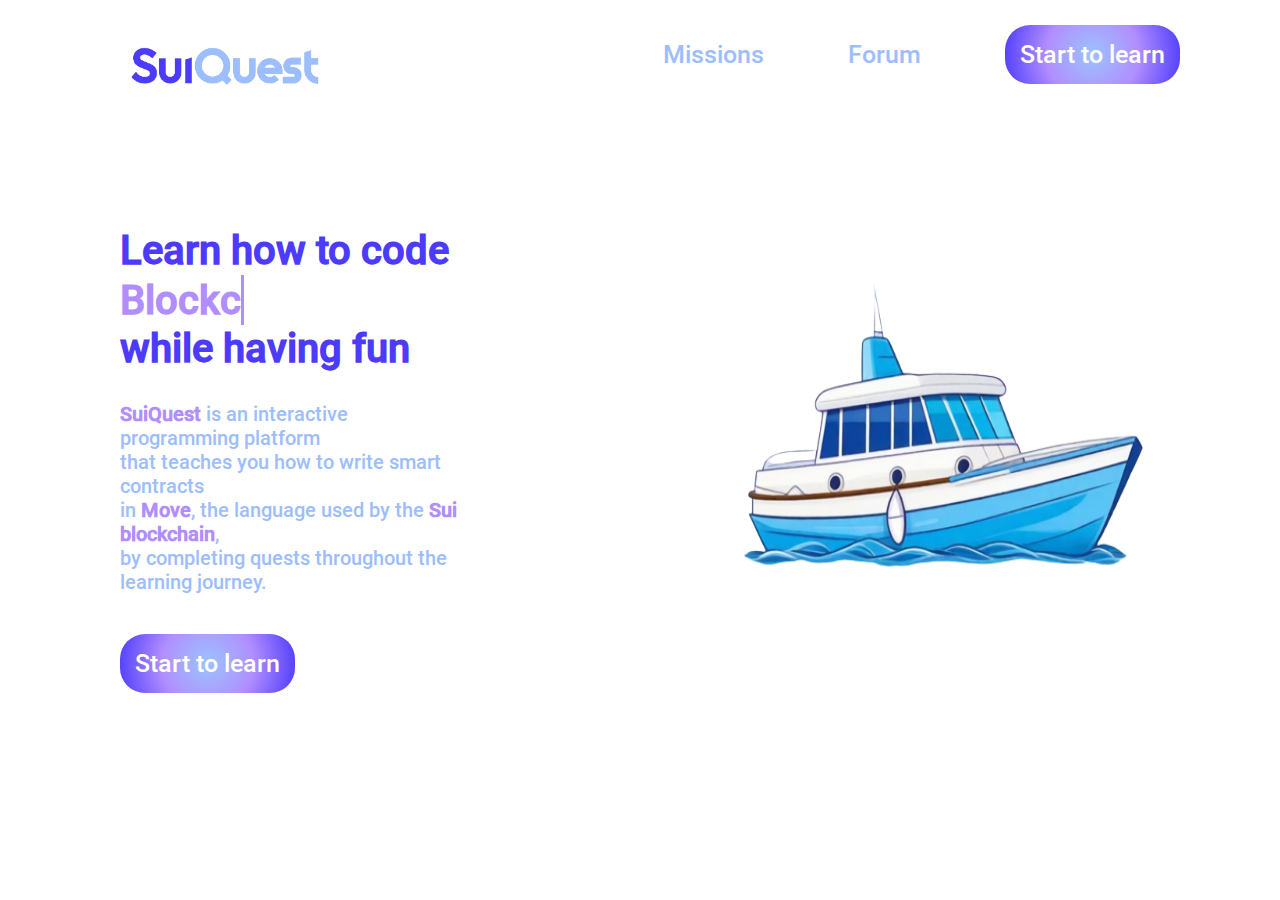
<file: index.html>
<!DOCTYPE html>
<html lang="en">
    <head>
        <meta charset="UTF-8">
        <meta name="viewport" content="width=device-width, initial-scale=1.0">
        <link rel="stylesheet" href="style.css">
        <title>SuiQuest</title>
    </head>

    <body>
        <!---------------------- navbar ---------------------->
        <nav>
            <a href="index.html"><img class="navbar-logo" src="images/SuiQuest_logo.png" alt="SuiQuest logo"></a>
            <div class="navbar-right-side">
                <a class="forum" href="mission.html">Missions</a>
                <a class="forum" href="forum.html">Forum</a>
                <a class="navbar-button" href="quests.html">Start to learn</a>
            </div>
        </nav>
        
        <!--------------------- Description page d'accueil --------------------->
        <article id="description-accueil">
            <div>
                <h1 id="container-title">
                    Learn how to code</br>
                    <strong id="title-moving"></strong><div id="cursor"></div></br>
                    while having fun
                </h1>
                <p>
                    <strong>SuiQuest</strong> is an interactive programming platform</br> 
                    that teaches you how to write smart contracts</br>
                    in <strong>Move</strong>, the language used by the <strong>Sui blockchain</strong>,</br> 
                    by completing quests throughout the learning journey.
                </p>
                <a class="navbar-button" href="quests.html">Start to learn</a>
            </div>

            <img class="bateau" src="images/boat-level-1.png">
        </article>

        <script src="script.js"></script>
    </body>
</html>

<!-- 
    A faire :
    1. Coder lesson 1 apres clic sur start
    2. faire une demo

-->
</file>
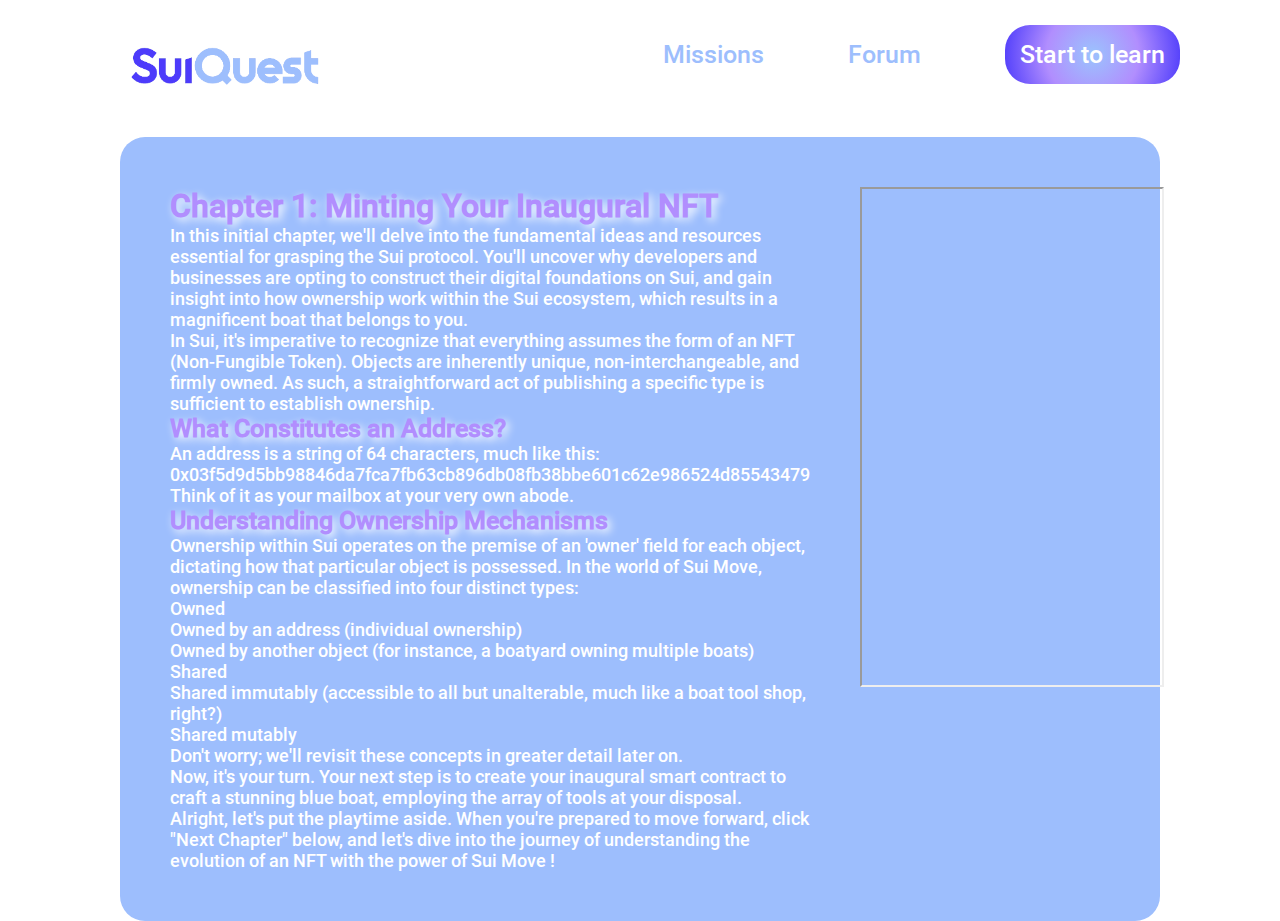
<file: level-one.html>
<!DOCTYPE html>
<html lang="en">
    <head>
        <meta charset="UTF-8">
        <meta name="viewport" content="width=device-width, initial-scale=1.0">
        <link rel="stylesheet" href="style.css">
        <link rel="stylesheet" href="level-one.css">
        <title>level 1</title>
    </head>

    <body>
        <!---------------------- navbar ---------------------->
        <nav>
            <a href="index.html"><img class="navbar-logo" src="images/SuiQuest_logo.png" alt="SuiQuest logo"></a>
            <div class="navbar-right-side">
                <a class="forum" href="mission.html">Missions</a>
                <a class="forum" href="forum.html">Forum</a>
                <a class="navbar-button" href="quests.html">Start to learn</a>
            </div>
        </nav>

        <!---------------------- level 1 ---------------------->
        <div class="explication-exercice">
            <section class="text-ide">
                <article>
                    <h1>Chapter 1: Minting Your Inaugural NFT</h1>
                    <p>In this initial chapter, we'll delve into the fundamental ideas and resources essential for grasping the Sui protocol. You'll uncover why developers and businesses are opting to construct their digital foundations on Sui, and gain insight into how ownership work within the Sui ecosystem, which results in a magnificent boat that belongs to you.</p>
                    <p>In Sui, it's imperative to recognize that everything assumes the form of an NFT (Non-Fungible Token). Objects are inherently unique, non-interchangeable, and firmly owned. As such, a straightforward act of publishing a specific type is sufficient to establish ownership.</p>
                <h2>What Constitutes an Address?</h2>
                    <p>An address is a string of 64 characters, much like this:</p>
                    <p>0x03f5d9d5bb98846da7fca7fb63cb896db08fb38bbe601c62e986524d85543479</p>
                    <p>Think of it as your mailbox at your very own abode.</p>
                <h2>Understanding Ownership Mechanisms</h2>
                    <p>Ownership within Sui operates on the premise of an 'owner' field for each object, dictating how that particular object is possessed. In the world of Sui Move, ownership can be classified into four distinct types:</p>
                    <p>Owned</p>
                    <p>Owned by an address (individual ownership)</p>
                    <p>Owned by another object (for instance, a boatyard owning multiple boats)</p>
                    <p>Shared</p>
                    <p>Shared immutably (accessible to all but unalterable, much like a boat tool shop, right?)</p>
                    <p>Shared mutably</p>
                
                    <p>Don't worry; we'll revisit these concepts in greater detail later on.</p>
                    <p>Now, it's your turn. Your next step is to create your inaugural smart contract to craft a stunning blue boat, employing the array of tools at your disposal.</p>
                    <p>Alright, let's put the playtime aside. When you're prepared to move forward, click "Next Chapter" below, and let's dive into the journey of understanding the evolution of an NFT with the power of Sui Move !</p>
                </article>
                
                <article>
                    <iframe src="https://suiquest.surge.sh/quest" weight="900px" height="500px" >
                </article>
            </section>
    
            <section class="bouton-next">
                <div class="verify-code">Verify the code</div>
                <div class="back-bouton">Back</div>
                <h2>1/12</h2>
                <div class="next-bouton">Next</div>
            </section>
        </div>
        
    </body>
</html>
</file>
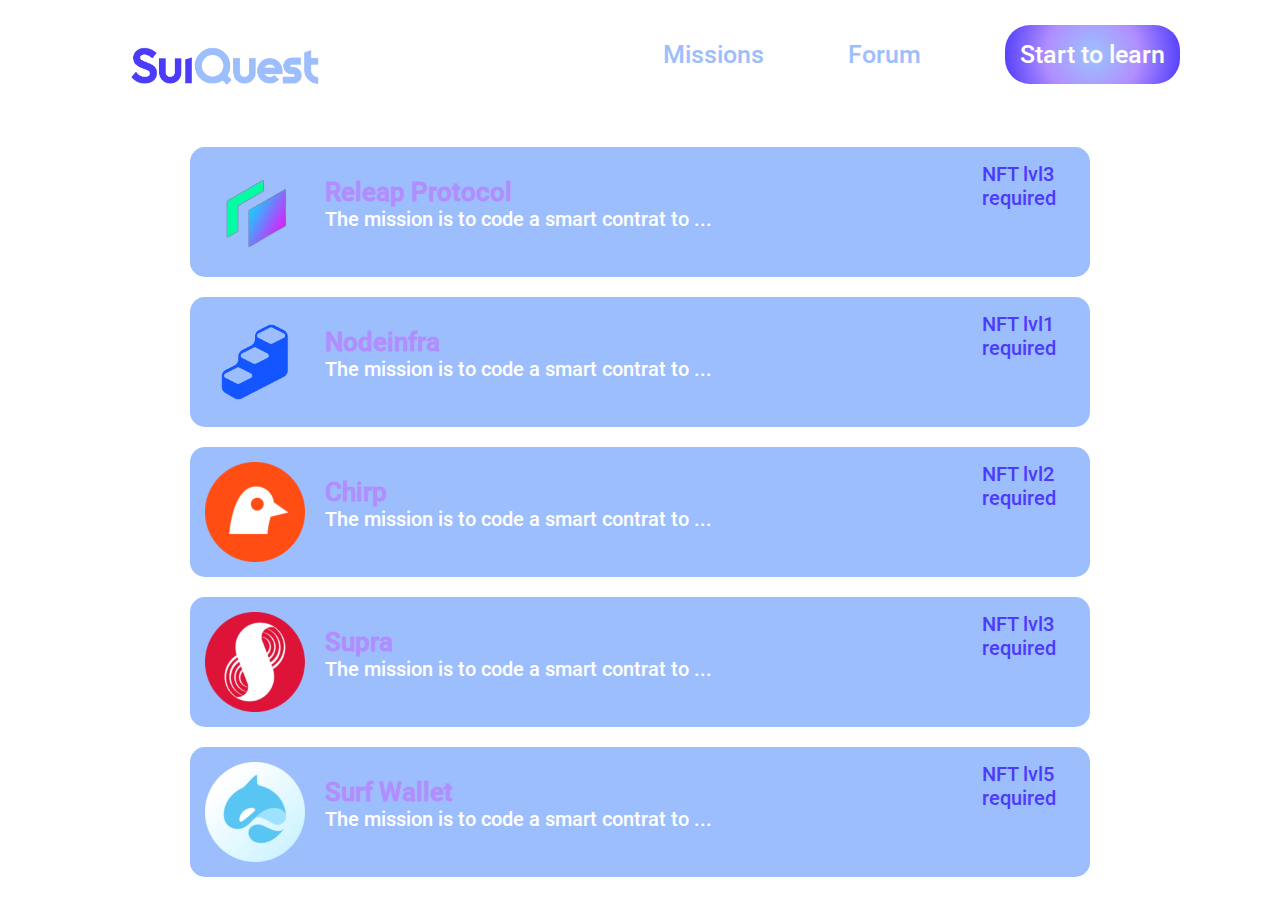
<file: mission.html>
<!DOCTYPE html>
<html lang="en">
    <head>
        <meta charset="UTF-8">
        <meta name="viewport" content="width=device-width, initial-scale=1.0">
        <link rel="stylesheet" href="style.css">
        <link rel="stylesheet" href="missions.css">
        <title>Missions</title>
    </head>

    <body>
        <!---------------------- navbar ---------------------->
        <nav>
            <a href="index.html"><img class="navbar-logo" src="images/SuiQuest_logo.png" alt="SuiQuest logo"></a>
            <div class="navbar-right-side">
                <a class="forum" href="mission.html">Missions</a>
                <a class="forum" href="forum.html">Forum</a>
                <a class="navbar-button" href="quests.html">Start to learn</a>
            </div>
        </nav>

        <!---------------------- les missions ---------------------->
        <section id="the-missions">
            <a href="releap-protocol.html">
                <article class="missions">
                    <img class="image-mission" src="images/releap_protocol.png">
                    <div>
                        <h1>Releap Protocol</h1>
                        <p>The mission is to code a smart contrat to ...</p>
                    </div>
                    <div class="requirement-NFT">NFT lvl3</br> required</div>
                </article>
            </a>
            <article class="missions">
                <img class="image-mission" src="images/node_infra.png">
                <div>
                    <h1>Nodeinfra</h1>
                    <p>The mission is to code a smart contrat to ...</p>
                </div>
                <div class="requirement-NFT">NFT lvl1</br> required</div>
            </article>
            <article class="missions">
                <img class="image-mission" src="images/chirp.webp">
                <div>
                    <h1>Chirp</h1>
                    <p>The mission is to code a smart contrat to ...</p>
                </div>
                <div class="requirement-NFT">NFT lvl2</br> required</div>
            </article>
            <article class="missions">
                <img class="image-mission" src="images/supra.webp">
                <div>
                    <h1>Supra</h1>
                    <p>The mission is to code a smart contrat to ...</p>
                </div>
                <div class="requirement-NFT">NFT lvl3</br> required</div>
            </article>
            <article class="missions">
                <img class="image-mission" src="images/surf-wallet.webp">
                <div>
                    <h1>Surf Wallet</h1>
                    <p>The mission is to code a smart contrat to ...</p>
                </div>
                <div class="requirement-NFT">NFT lvl5</br> required</div>
            </article>
        </section>        

    </body>
</html>
</file>
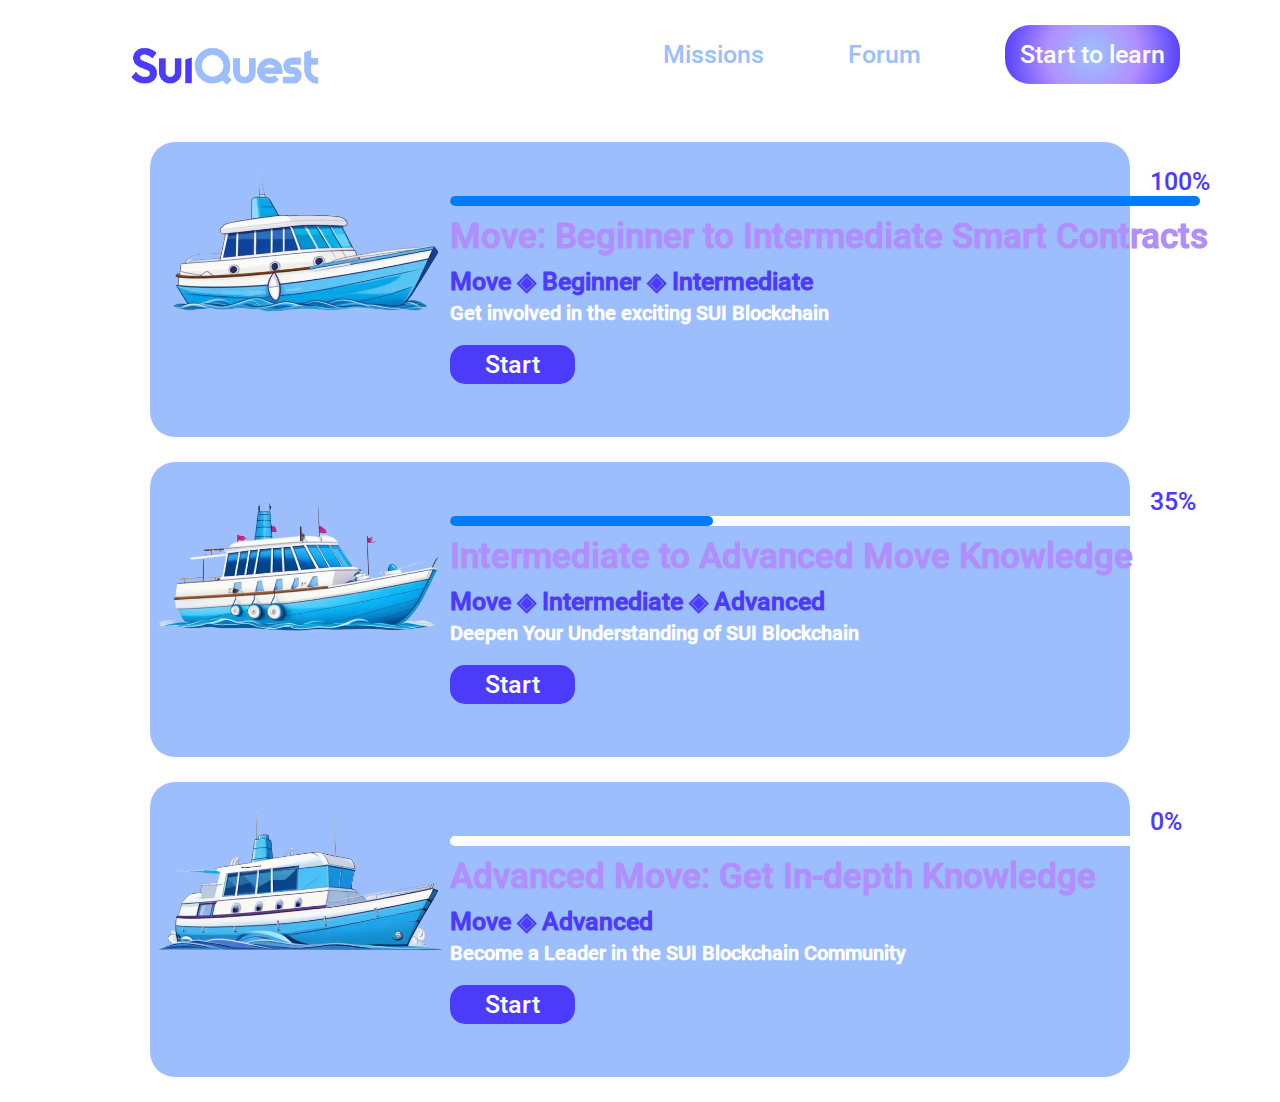
<file: quests.html>
<!DOCTYPE html>
<html lang="en">
    <head>
        <meta charset="UTF-8">
        <meta name="viewport" content="width=device-width, initial-scale=1.0">
        <link rel="stylesheet" href="style.css">
        <link rel="stylesheet" href="quests.css">
        <title>Quests</title>
    </head>

    <body>
        <!---------------------- navbar ---------------------->
        <nav>
            <a href="index.html"><img class="navbar-logo" src="images/SuiQuest_logo.png" alt="SuiQuest logo"></a>
            <div class="navbar-right-side">
                <a class="forum" href="mission.html">Missions</a>
                <a class="forum" href="forum.html">Forum</a>
                <a class="navbar-button" href="quests.html">Start to learn</a>
            </div>
        </nav>

        <!---------------------- level 1 ---------------------->
        <section id="level-one">
            <img class="level-one-image" src="images/boat-level-1.png">
            <div>
                <div class="pourcentage-progress-bar">100%</div>
                <div class="progress-bar-container">
                    <div class="progress-bar-background"></div>
                    <div class="progress-bar-one"></div>
                </div>                
                <h1>Move: Beginner to Intermediate Smart Contracts</h1>
                <h2>Move ◈ Beginner ◈ Intermediate</h2>
                <h3>Get involved in the exciting SUI Blockchain</h3>
                <a class="start" href="level-one.html">Start</a>
            </div>
        </section>

        <!---------------------- level 2 ---------------------->
        <section id="level-one">
            <img class="level-one-image" src="images/boat-level-2.png">
            <div>
                <div class="pourcentage-progress-bar">35%</div>
                <div class="progress-bar-container">
                    <div class="progress-bar-background"></div>
                    <div class="progress-bar-two"></div>
                </div>                
                <h1>Intermediate to Advanced Move Knowledge</h1>
                <h2>Move ◈ Intermediate ◈ Advanced</h2>
                <h3>Deepen Your Understanding of SUI Blockchain</h3>
                <a class="start" href="#">Start</a>
            </div>
        </section>

        <!---------------------- level 3 ---------------------->
        <section id="level-one">
            <img class="level-one-image" src="images/boat-level-3.png">
            <div>
                <div class="pourcentage-progress-bar">0%</div>
                <div class="progress-bar-container">
                    <div class="progress-bar-background"></div>
                    <div class="progress-bar-tree"></div>
                </div>                
                <h1>Advanced Move: Get In-depth Knowledge</h1>
                <h2>Move ◈ Advanced</h2>
                <h3>Become a Leader in the SUI Blockchain Community</h3>
                <a class="start" href="#">Start</a>
            </div>
        </section>
    </body>
</html>
</file>
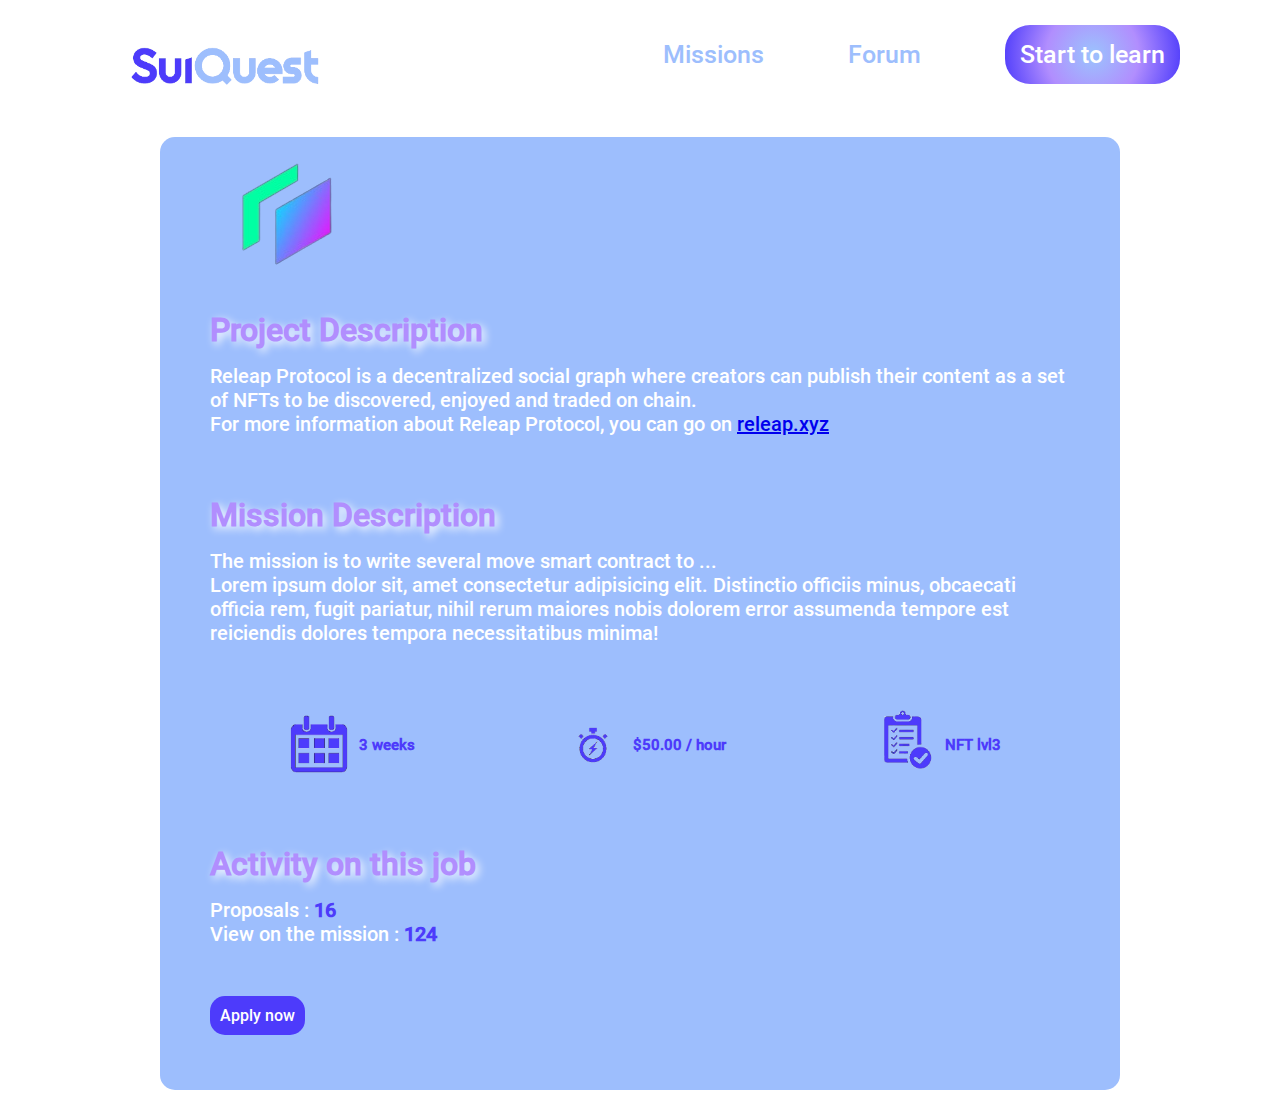
<file: releap-protocol.html>
<!DOCTYPE html>
<html lang="en">
    <head>
        <meta charset="UTF-8">
        <meta name="viewport" content="width=device-width, initial-scale=1.0">
        <link rel="stylesheet" href="style.css">
        <link rel="stylesheet" href="releap-protocol.css">
        <title>Releap Protocol</title>
    </head>

    <body>
        <!---------------------- navbar ---------------------->
        <nav>
            <a href="index.html"><img class="navbar-logo" src="images/SuiQuest_logo.png" alt="SuiQuest logo"></a>
            <div class="navbar-right-side">
                <a class="forum" href="mission.html">Missions</a>
                <a class="forum" href="forum.html">Forum</a>
                <a class="navbar-button" href="quests.html">Start to learn</a>
            </div>
        </nav>

        <!---------------------- Releap protocol ---------------------->
        <div class="background-mission">
            <div class="releap-protocol-mission">
                <img src="images/releap_protocol.png">
                <div>
                    <h1>Project Description</h1>
                    <p>Releap Protocol is a decentralized social graph where creators can publish their content as a set of NFTs to be discovered, enjoyed and traded on chain.</p>
                    <p>For more information about Releap Protocol, you can go on <a href="https://releap.xyz/">releap.xyz</a></p>
                </div>
            </div>
            
            <div class="description-activity">
                <h1>Mission Description</h1>
                <p>The mission is to write several move smart contract to ...</br>
                   Lorem ipsum dolor sit, amet consectetur adipisicing elit. 
                   Distinctio officiis minus, obcaecati officia rem, fugit pariatur, 
                   nihil rerum maiores nobis dolorem error assumenda tempore est reiciendis 
                   dolores tempora necessitatibus minima! 
                </p>
        
                <div class="key-point-mission">
                    <div class="calendar">
                        <img src="images/blue-calendar.webp" alt="calendar">
                        <h2>3 weeks</h2>
                    </div>
                    <div class="hourly-paid">
                        <img src="images/fast.png" alt="money-per-hour">
                        <h2>$50.00 / hour</h2>
                    </div>
                    <div class="required">
                        <img src="images/requirement.webp" alt="requirement">
                        <h2>NFT lvl3</h2>
                    </div>
                </div>
                
                <div class="activity-on-this-mission">
                    <h1>Activity on this job</h1>
                    <p>Proposals : <strong>16</strong></p>
                    <p>View on the mission : <strong>124</strong></p>
                </div>
                
                <a href="#"><div class="apply-bouton">Apply now</div></a>
                    
            </div>
        </div>
    </body>
</html>
</file>
<file: style.css>
/****************** Initialisation de la page ******************/
*,::before,::after{
    box-sizing: border-box;
    margin: 0;
    padding: 0;
}

/****************************** fonts ******************************/
@font-face {
    font-family: "Roboto-Medium"; /* Nom de la police */
    src: url('fonts/Roboto-Medium.ttf') format('woff2');
}
/****************************** navbar ******************************/
nav{
    display: flex;
    justify-content: space-between;
    margin: 20px 100px;
}
nav a {
    font-size: 25px;
    color: #9DBEFD;
    font-family: 'Roboto-Medium';
    text-decoration: none;
}
nav .forum {
    margin-right: 80px;
}
nav .forum:hover {
    color: #B18EFE;
}
.navbar-right-side{
    margin-top: 20px;
}
.navbar-logo {
    width: 250px;
}
.navbar-button {
    padding: 15px;
    border-radius: 25px;
    color: #fff;
    background: rgb(157,190,253);
    background: radial-gradient(circle, rgba(157,190,253,1) 5%, rgba(177,142,254,1) 50%, rgba(77,59,251,1) 100%);
}

/****************************** Description page d'accueil ******************************/
#description-accueil{
    display: flex;
    margin: 110px 120px;
    font-family: 'Roboto-Medium';
}
#description-accueil h1{
    font-size: 40px;
    color: #4D3BFB;
}
#description-accueil p{
    margin: 30px 0px;
    padding-bottom: 25px;
    font-size: 20px;
    color: #9DBEFD;
}
#description-accueil strong{
    color: #B18EFE;
}
#description-accueil .navbar-button{
    margin-top: 50px;
    font-size: 25px;
    text-decoration: none;
}
.bateau{
    margin-left: 250px;
    width: 450px;
}

/****************************** title moving ******************************/
#title-moving{
    display: inline-block;
    vertical-align: middle;
}
#cursor {
	display: inline-block;
	vertical-align: middle;
	width: 3px;
	height: 50px;
	background-color: #B18EFE;
	animation: blink .75s step-end infinite;
}

@keyframes blink {
	from, to { 
		background-color: transparent 
	}
	50% { 
		background-color: #B18EFE; 
	}
}

/****************************** Responsive ******************************/
@media screen and (max-width: 1024px) {
    #description-accueil h1{
        font-size: 30px;
    }
    #description-accueil p{
        font-size: 15px;
    }
    .bateau{
        margin-left: 150px;
        width: 300px;
    }
}

@media screen and (max-width: 768px) {
    /****************************** navbar ******************************/
    nav{
        margin: 20px 80px;
    }
    nav .forum {
        margin-right: 30px;
    }
    .navbar-right-side{
        margin-top: 20px;
    }
    .navbar-logo {
        width: 200px;
    }
    .navbar-button {
        padding: 10px;
    }

    /*************** Description page d'accueil *******************/
    #description-accueil{
        display: flex;
        flex-direction: column;
        margin: 110px 100px;
    }
    .bateau{
        margin-left: 0px;
        width: 600px;
    }


    #description-accueil h1{
        font-size: 40px;
        color: #4D3BFB;
    }
    #description-accueil p{
        margin: 30px 0px;
        padding-bottom: 25px;
        font-size: 20px;
        color: #9DBEFD;
    }
    #description-accueil strong{
        color: #B18EFE;
    }
    #description-accueil .navbar-button{
        margin-top: 50px;
        font-size: 25px;
        text-decoration: none;
    }

    /* responsive not finish */
}
</file>
<file: level-one.css>
.explication-exercice{
    background-color: #9DBEFD;
    margin: 0px 120px;
    padding: 25px;
    border-radius: 25px;
}
.explication-exercice article{
    margin: 25px;
}
.text-ide{
    display: flex;
}
.explication-exercice h1{
    font-size: 32px;
    font-family: 'Roboto-Medium';
    color: #B18EFE;
    text-shadow: 3px 3px 8px#fff;
}
.explication-exercice h2{
    font-size: 25px;
    font-family: 'Roboto-Medium';
    color: #B18EFE;
    text-shadow: 3px 3px 8px#fff;
}
.explication-exercice p{
    font-size: 18px;
    font-family: 'Roboto-Medium';
    color: #fff;
}


.bouton-next{
    display: flex;
    align-items: center;
    justify-content: space-around;
}
.verify-code{
    margin: 50px 0px;
    padding: 10px;
    color: #fff;
    background-color: #4D3BFB;
    width: fit-content;
    border-radius: 15px;
}
.back-bouton,.next-bouton{
    margin: 50px 0px;
    padding: 10px;
    color: #fff;
    background-color: #B18EFE;
    width: fit-content;
    border-radius: 15px;
}



p{
    color: #4D3BFB;
}
</file>
<file: missions.css>
#the-missions{
    display: flex;
    flex-direction: column;
    align-items: center;
}
.missions{
    display: flex;
    padding: 15px;
    margin: 10px 120px;
    background-color: #9DBEFD;
    width: 900px;
    border-radius: 15px;
}
.image-mission{
    width: 100px;
}
#the-missions a{
    text-decoration: none;
}
.missions h1{
    margin-top: 15px;
    margin-left: 20px;
    font-size: 26px;
    color: #B18EFE;
    font-family: 'Roboto-Medium';
}
.missions p{
    font-size: 20px;
    margin-left: 20px;
    margin-right: 270px;
    color: #fff;
    font-family: 'Roboto-Medium';
}
.requirement-NFT{
    color: #4D3BFB;
    font-family: 'Roboto-Medium';
    font-size: 20px;
}
</file>
<file: quests.css>
/**************** level1 *****************/
#level-one{
    display: flex;
    justify-content: space-around;
    margin: 25px 150px;
    background-color: #9DBEFD;
    border-radius: 25px;
    color: #fff;
}
.level-one-image{
    width: 300px;
    margin-bottom: 70px;
}

.pourcentage-progress-bar{
    font-family: 'Roboto-Medium';
    font-size: 25px;
    color: #4D3BFB;
    margin-top: 25px;
    margin-left: 700px;
}
.progress-bar-container {
    position: relative;
    width: 750px;
    height: 10px; 
}
.progress-bar-background {
    position: absolute;
    top: 0;
    left: 0;
    width: 100%;
    height: 100%;
    background-color: #fff;
    border-radius: 15px;
}
.progress-bar-one {
    position: absolute;
    top: 0;
    left: 0;
    width: 100%;
    height: 100%;
    background-color: #007bff; 
    border-radius: 15px;
}
.progress-bar-two {
    position: absolute;
    top: 0;
    left: 0;
    width: 35%;
    height: 100%;
    background-color: #007bff; 
    border-radius: 15px;
}

#level-one h1{
    font-family: 'Roboto-Medium';
    font-size: 35px;
    color: #B18EFE;
    margin: 10px 0px;
}
#level-one h2{
    font-family: 'Roboto-Medium';
    color: #4D3BFB;
    font-size: 25px;
}
#level-one h3{
    font-family: 'Roboto-Medium';
    font-size: 20px;
    margin: 5px 0px 25px 0px;
}
.start{
    background-color: #4D3BFB;
    color: #fff;
    font-size: 25px;
    border-radius: 15px;
    padding: 5px 35px;
    text-decoration: none;
    font-family: 'Roboto-Medium';
}
</file>
<file: releap-protocol.css>
.background-mission{
    margin: 20px 160px;
    padding-bottom: 5px;
    background-color: #9DBEFD;
    border-radius: 15px;
    font-family: 'Roboto-Medium';
}
.releap-protocol-mission{
    margin: 0px 50px;
}
.background-mission h1{
    font-size: 32px;
    color: #B18EFE;
    text-shadow: 3px 3px 8px#fff;
    margin-top: 20px;
    margin-bottom: 15px;
}
.background-mission p{
    font-size: 20px;
    color: #fff;
}
.description-activity{
    margin: 0px 50px;
}
.description-activity h1{
    margin-top: 60px;
}
.key-point-mission{
    display: flex;
    justify-content: space-around;
    margin: 60px 0px;
}
.key-point-mission img{
    width: 80px;
}
.key-point-mission h2{
    color: #4D3BFB;
    font-size: 15px;
}
.calendar,.hourly-paid,.required{
    display: flex;
    align-items: center;
}
.activity-on-this-mission strong{
    font-size: 20px;
    color: #4D3BFB;
}
.apply-bouton{
    margin: 50px 0px;
    padding: 10px;
    color: #fff;
    background-color: #4D3BFB;
    width: fit-content;
    border-radius: 15px;
}
.description-activity a{
    text-decoration: none;
}
</file>
